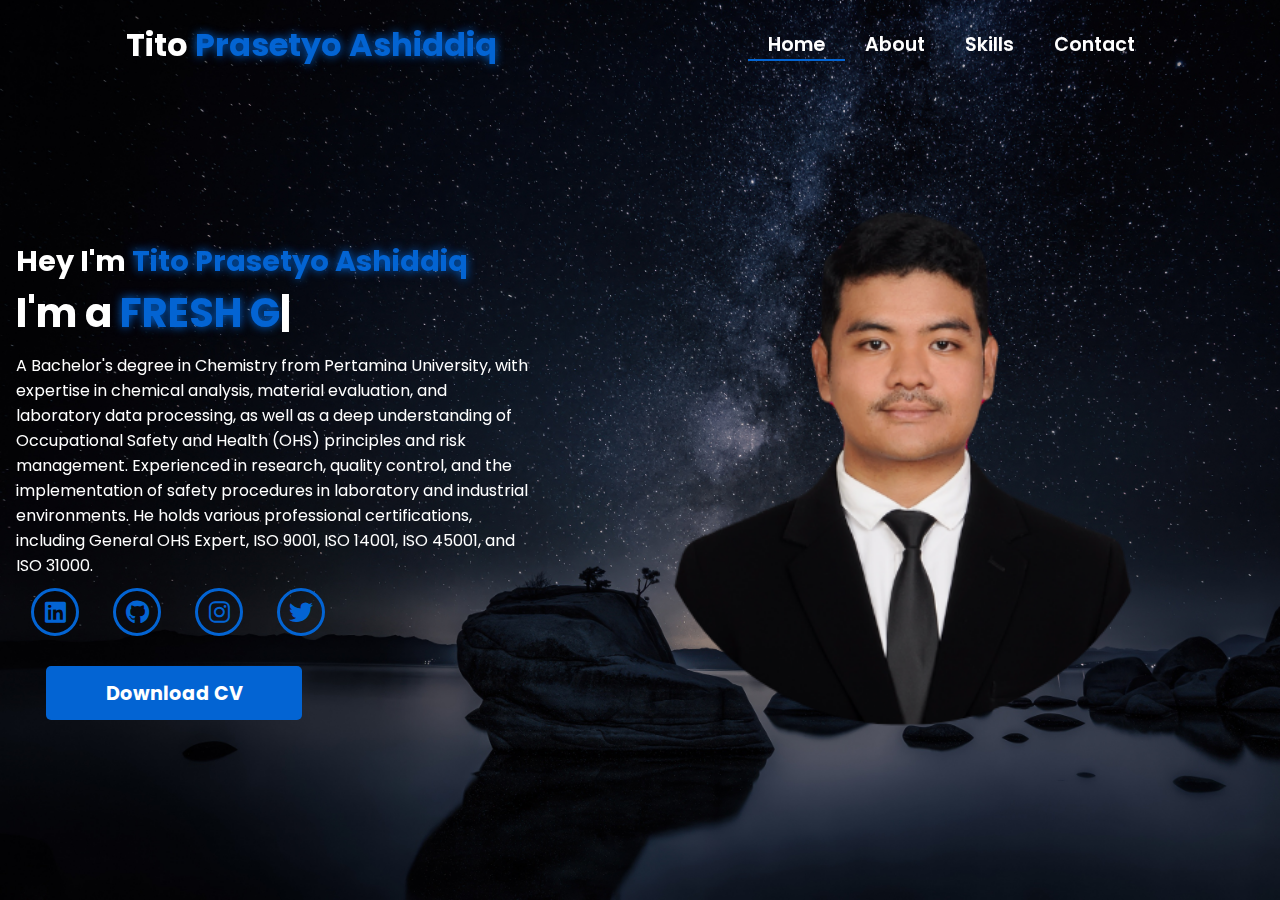
<file: index.html>
<!DOCTYPE html>
<html lang="en">

<head>

    <!-- Pengaturan karakter encoding untuk mendukung semua karakter Unicode -->
    <meta charset="UTF-8">

    <!-- Pengaturan viewport untuk responsivitas pada perangkat mobile -->
    <meta name="viewport" content="width=device-width, initial-scale=1.0">

    <!-- 
      Import Font Awesome untuk ikon sosial media dan navigasi
      Versi 6.5.1 dipilih untuk fitur dan ikon terbaru 
    -->
    <link rel="stylesheet" href="https://cdnjs.cloudflare.com/ajax/libs/font-awesome/6.5.1/css/all.min.css">

    <!-- 
      Import AOS (Animate On Scroll) library
      Digunakan untuk membuat animasi scroll yang menarik 
    -->
    <link rel="stylesheet" href="https://unpkg.com/aos@next/dist/aos.css" />

    <!-- Import file CSS custom untuk styling tambahan -->
    <link rel="stylesheet" href="css/style.css">
    <title>Portofolio Tito Prasetyo Ashiddiq</title>
</head>

<body>

    <!-- 
      Navigation Section
      - Menggunakan sistem grid untuk layout
      - Includes logo dan menu navigasi
      - Responsive dengan hamburger menu untuk mobile 
    -->
    <nav>
        <div class="nav-container">

            <!-- 
              Logo dengan animasi zoom-in
              data-aos-duration: 1500ms untuk animasi yang smooth 
            -->
            <div class="logo" data-aos="zoom-in" data-aos-duration="1500">
                Tito <span>Prasetyo Ashiddiq</span>
            </div>

            <!-- 
              Navigation Links
              - Menggunakan fade-up animation dengan delays bertingkat
              - Active class untuk halaman yang sedang aktif 
            -->
            <div class="links">
                <div class="link active" data-aos="fade-up" data-aos-duration="1500" data-aos-delay="100"><a
                        href="index.html">Home</a></div>
                <div class="link" data-aos="fade-up" data-aos-duration="1500" data-aos-delay="200"><a
                        href="about.html">About</a></div>
                <div class="link" data-aos="fade-up" data-aos-duration="1500" data-aos-delay="300"><a
                        href="skill.html">Skills</a></div>
                
                <div class="link" data-aos="fade-up" data-aos-duration="1500" data-aos-delay="500"><a
                        href="contact.html">Contact</a></div>
            </div>
        </div>

        <!-- 
          Hamburger Menu Icon
          - Muncul pada tampilan mobile
          - Menggunakan Font Awesome icon
          - onClick handler untuk membuka menu 
        -->
        <i class="fa-solid fa-bars hamburg" onclick="hamburg()"></i>

        <!-- 
          Dropdown Menu untuk Mobile
          - Berisi link navigasi yang sama
          - Muncul ketika hamburger menu diklik
          - Includes tombol close (x) 
        -->
        <div class="dropdown">
            <div class="links">
                <a href="index.html">Home</a>
                <a href="about.html">About</a>
                <a href="skill.html">Skills</a>
                
                <a href="contact.html">Contact</a>
                <i class="fa-solid fa-xmark cancel" onclick="cancel()"></i>
            </div>
        </div>
    </nav>

    <!-- 
      Main Content Section
      - Menggunakan grid untuk layout dua kolom
      - Includes teks intro dan gambar profil 
    -->
    <section>
        <div class="main-container">
            <!-- 
              Content Container
              - Berisi heading, typewriter effect, dan social links
              - Setiap elemen memiliki animasi AOS yang berbeda 
            -->
            <div class="content">
                <!-- Heading dengan fade-left animation -->
                <h1 data-aos="fade-left" data-aos-duration="1500" data-aos-delay="700">Hey I'm <span>Tito Prasetyo Ashiddiq</span>
                </h1>

                <!-- 
                  Typewriter Effect
                  - Menggunakan JavaScript untuk animasi ketik
                  - Fade-right animation untuk container 
                -->
                <div data-aos="fade-right" data-aos-duration="1500" data-aos-delay="900" class="typewriter">I'm a <span
                        class="typewriter-text"></span><label for="">|</label></div>

                <!-- Paragraf deskripsi dengan flip-down animation -->
                <p data-aos="flip-down" data-aos-duration="1500" data-aos-delay="1100">A Bachelor's degree in Chemistry from Pertamina University, with expertise in chemical analysis, material evaluation, and laboratory data processing, as well as a deep understanding of Occupational Safety and Health (OHS) principles and risk management.
                  Experienced in research, quality control, and the implementation of safety procedures in laboratory and industrial environments. He holds various professional certifications, including General OHS Expert, ISO 9001, ISO 14001, ISO 45001, and ISO 31000.</p>

                <!-- 
                  Social Media Links
                  - Menggunakan Font Awesome icons
                  - Fade-up animation dengan delays bertingkat 
                -->
                <div class="social-links">
                    <a href="https://www.linkedin.com/in/titoprasetyo002" data-aos="fade-up" data-aos-duration="1500" data-aos-delay="1300"><i
                            class="fa-brands fa-linkedin"></i></a>
                    <a href="https://github.com/titoprasetyo" data-aos="fade-up" data-aos-duration="1500" data-aos-delay="1400"><i
                            class="fa-brands fa-github"></i></a>
                    <a href="https://www.instagram.com/itto.prasetyo/profilecard/?igsh=bzlrbmkwbTA5bnhu" data-aos="fade-up" data-aos-duration="1500" data-aos-delay="1500"><i
                            class="fa-brands fa-instagram"></i></a>
                    <a href="#" data-aos="fade-up" data-aos-duration="1500" data-aos-delay="1600"><i
                            class="fa-brands fa-twitter"></i></a>
                </div>

                <!-- 
                  Download CV Button
                  - Zoom-out animation dengan delay terpanjang
                  - Styling didefinisikan di CSS 
                -->
                <div class="btn" data-aos="zoom-out" data-aos-duration="1500" data-aos-delay="1800">
                    <a href="https://drive.google.com/file/d/1OP-BQxkU5KE_MR2vJHER4C6CBI2dmcCC/view?usp=sharing"><button>Download CV</button></a>
                </div>
            </div>

            <!-- 
              Image Container
              - Menggunakan zoom-in animation
              - Durasi lebih panjang (3000ms) untuk efek dramatic 
            -->
            <div class="image" data-aos="zoom-in" data-aos-duration="3000">
                <img src="img/TITO.png" alt="">
            </div>
        </div>
    </section>

    <!-- 
      Script Imports
      - AOS library untuk animasi
      - Custom JavaScript untuk fungsionalitas tambahan 
    -->
    <script src="https://unpkg.com/aos@next/dist/aos.js"></script>
    <script>
        // Inisialisasi AOS dengan offset 0 untuk trigger tepat waktu
        AOS.init({ offset: 0, });
    </script>
    <script src="./js/script.js"></script>
</body>

</html>
</file>
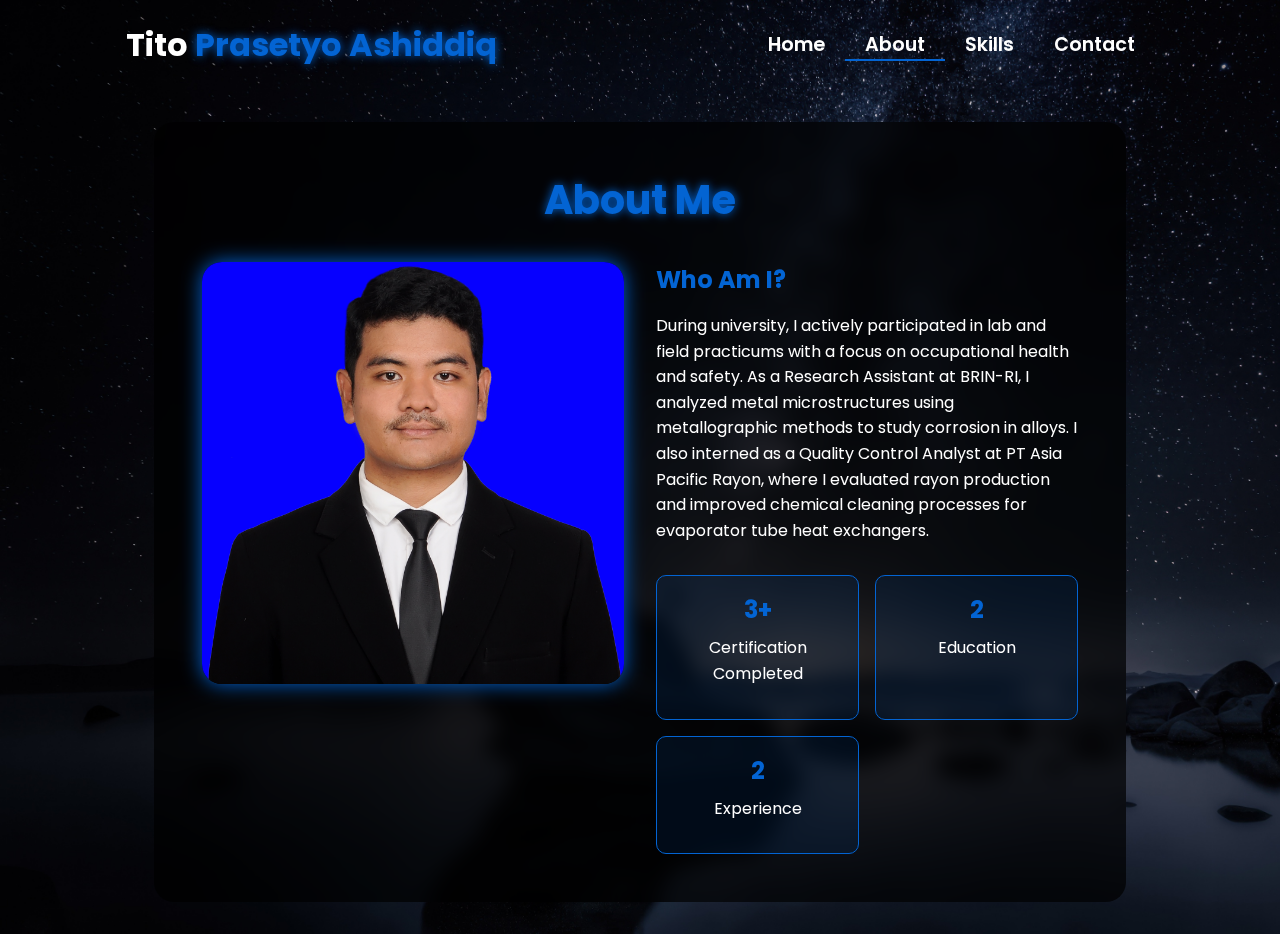
<file: about.html>
<!DOCTYPE html>
<html lang="en">

<head>
    <meta charset="UTF-8">
    <meta name="viewport" content="width=device-width, initial-scale=1.0">

    <!-- Link ke Font Awesome untuk ikon -->
    <link rel="stylesheet" href="https://cdnjs.cloudflare.com/ajax/libs/font-awesome/6.5.1/css/all.min.css">

    <!-- Link ke library animasi AOS -->
    <link rel="stylesheet" href="https://unpkg.com/aos@next/dist/aos.css" />

    <!-- CSS internal untuk styling halaman -->
    <style>
        /* 
          Import Google Font Poppins
          Font weight yang diimport: 100, 200, 300, 400, 500, 600 
        */
        @import url("https://fonts.googleapis.com/css2?family=Poppins:wght@100;200;300;400;500;600&display=swap");

        /* Reset CSS dan pengaturan default */
        * {
            padding: 0;
            margin: 0;
            font-family: "Poppins", sans-serif;
            box-sizing: border-box;
        }

        /* 
          Styling untuk body
          - Menggunakan background image
          - Cover seluruh viewport
          - Mencegah horizontal scroll
        */
        body {
            width: 100%;
            min-height: 100vh;
            background-image: url("./img/bonsai.jpg");
            background-size: cover;
            overflow-x: hidden;
            position: relative;
        }

        /* 
          Navbar styling
          - Fixed height 10vh
          - Posisi relative untuk positioning yang tepat
          - z-index tinggi agar selalu di atas konten lain
        */
        nav {
            width: 100%;
            height: 10vh;
            position: sticky;
            position: relative;
            /* Ubah dari sticky ke relative */
            z-index: 1000;
            /* Tambahkan z-index tinggi untuk nav */
        }

        /* Container untuk konten navbar */
        .nav-container {
            width: 100%;
            height: 100%;
            display: flex;
            justify-content: space-around;
            align-items: center;
        }

        /* 
          Logo styling
          - Warna putih dengan ukuran 2rem
          - Text shadow untuk efek glow pada span 
        */
        .logo {
            color: white;
            font-size: 2rem;
            font-weight: bold;
        }

        .logo span {
            color: rgb(3, 100, 211);
            text-shadow: 0 0 10px rgb(3, 100, 211);
        }

        /* 
          Hamburger dan Cancel button styling
          - Hanya muncul di mobile view
          - Posisi absolute di kanan atas
        */
        .hamburg,
        .cancel {
            cursor: pointer;
            position: absolute;
            right: 15px;
            top: 10px;
            color: white;
            display: none;
            font-size: clamp(2.5rem, 0.5rem + 5vw, 3rem);
        }

        /* 
          Navigation links container
          - Flex layout untuk alignment horizontal
        */
        .nav-container .links {
            display: flex;
        }

        /* 
          Individual navigation links
          - Spacing dan styling untuk tiap link
          - Hover effect dengan border bottom
        */
        .nav-container .links a {
            font-size: 1.2rem;
            color: white;
            margin: 0 20px;
            text-decoration: none;
            font-weight: 550;
            transition: 0.3s linear;
        }

        .nav-container .links a:hover {
            color: rgb(3, 100, 211);
            border-bottom: 2px solid rgb(3, 100, 211);
        }

        /* Styling untuk link aktif */
        .nav-container .links .active {
            color: rgb(3, 100, 211);
            border-bottom: 2px solid rgb(3, 100, 211);
        }

        /* 
          Dropdown menu untuk mobile view
          - Fixed positioning dengan transform untuk animasi
          - Backdrop filter untuk efek blur
        */
        .dropdown {
            z-index: 1000;
            position: fixed;
            top: 0;
            left: 0;
            right: 0;
            transform: translateY(-500px);
            width: 100%;
            height: auto;
            backdrop-filter: blur(4px) brightness(40%);
            box-shadow: 0 0 20px black;
            transition: 0.2s linear;
        }

        .dropdown .links a {
            display: flex;
            color: white;
            text-decoration: none;
            padding: 15px 0;
            justify-content: center;
            align-items: center;
            transition: 0.2s linear;
        }

        .dropdown .links a:hover {
            background-color: rgb(3, 100, 211);
        }

        /* About Section Styles */
        .about-container {
            width: 100%;
            min-height: 90vh;
            display: flex;
            justify-content: center;
            align-items: center;
            padding: 2rem;
            position: relative;
            z-index: 1;
        }

        .about-content {
            width: 80%;
            max-width: 1200px;
            background: rgba(0, 0, 0, 0.7);
            backdrop-filter: blur(10px);
            border-radius: 20px;
            padding: 3rem;
            color: white;
            /* box-shadow: 0 0 30px rgba(3, 100, 211, 0.3); */
        }

        .about-header {
            text-align: center;
            margin-bottom: 2rem;
        }

        .about-header h1 {
            font-size: 2.5rem;
            color: rgb(3, 100, 211);
            text-shadow: 0 0 10px rgb(3, 100, 211);
            margin-bottom: 1rem;
        }

        .about-grid {
            display: grid;
            grid-template-columns: 1fr 1fr;
            gap: 2rem;
        }

        .about-image {
            width: 100%;
            aspect-ratio: 1;
            border-radius: 20px;
            overflow: hidden;
            box-shadow: 0 0 20px rgb(3, 100, 211);
        }

        .about-image img {
            width: 100%;
            height: 132%;
            object-fit: cover;
        }

        .about-text h2 {
            color: rgb(3, 100, 211);
            margin-bottom: 1rem;
        }

        .about-text p {
            line-height: 1.6;
            margin-bottom: 1rem;
        }

        .stats {
            display: grid;
            grid-template-columns: repeat(2, 1fr);
            gap: 1rem;
            margin-top: 2rem;
        }

        .stat-item {
            background: rgba(3, 100, 211, 0.1);
            padding: 1rem;
            border-radius: 10px;
            text-align: center;
            border: 1px solid rgb(3, 100, 211);
            cursor: pointer;
        }

        .stat-item h3 {
            color: rgb(3, 100, 211);
            font-size: 1.5rem;
            margin-bottom: 0.5rem;
        }

        .content-grid {
            display: grid;
            grid-template-columns: repeat(auto-fit, minmax(280px, 1fr));
            gap: 2rem;
            padding: 2rem 0;
        }

        .content-card {
            background: rgba(3, 100, 211, 0.1);
            border-radius: 15px;
            overflow: hidden;
            transition: all 0.3s ease;
            cursor: pointer;
        }

        .content-card:hover {
            transform: translateY(-5px);
            box-shadow: 0 5px 15px rgba(3, 100, 211, 0.3);
        }

        .card-image {
            width: 100%;
            height: 200px;
            overflow: hidden;
        }

        .card-image img {
            width: 100%;
            height: 100%;
            object-fit: cover;
        }

        .card-info {
            padding: 1.5rem;
        }

        .card-info h3 {
            color: rgb(3, 100, 211);
            margin-bottom: 0.5rem;
        }

        .card-info p {
            font-size: 0.9rem;
            margin-bottom: 1rem;
        }

        .card-info .technologies {
            display: flex;
            flex-wrap: wrap;
            gap: 0.5rem;
            margin-top: 1rem;
        }

        .technology-tag {
            background: rgba(3, 100, 211, 0.2);
            padding: 0.3rem 0.8rem;
            border-radius: 15px;
            font-size: 0.8rem;
            color: rgb(3, 100, 211);
        }

        .back-button {
            display: inline-block;
            padding: 0.8rem 1.5rem;
            background: rgb(3, 100, 211);
            color: white;
            border-radius: 5px;
            text-decoration: none;
            margin-bottom: 2rem;
            transition: all 0.3s ease;
        }

        .back-button:hover {
            background: rgb(45, 165, 2);
            transform: translateY(-2px);
        }

        .award-icon {
            font-size: 2rem;
            color: rgb(3, 100, 211);
            margin-bottom: 1rem;
        }

        .client-testimonial {
            font-style: italic;
            margin-top: 1rem;
            padding: 1rem;
            background: rgba(3, 100, 211, 0.05);
            border-radius: 10px;
        }



        @media (max-width: 884px) {
            .about-grid {
                grid-template-columns: 1fr;
            }

            nav .logo {
                position: absolute;
                top: 16px;
                left: 15px;
                font-size: 1.5rem;
            }

            .nav-container .links {
                display: none;
            }

            .hamburg,
            .cancel {
                display: block;
            }
        }

        @media (max-width: 440px) {
            .about-container {
                padding: 1rem;
            }

            .about-content {
                width: 95%;
                /* Memperbesar width untuk layar kecil */
                padding: 1.5rem;
            }

            .about-header h1 {
                font-size: 1.8rem;
                /* Mengurangi ukuran judul */
            }

            .about-text h2 {
                font-size: 1.4rem;
                /* Mengurangi ukuran sub-judul */
            }

            .about-text p {
                font-size: 0.9rem;
                /* Mengurangi ukuran teks */
                line-height: 1.4;
            }

            .about-image {
                width: 100%;
                max-height: 250px;
                /* Membatasi tinggi gambar */
            }

            .stats {
                grid-template-columns: repeat(2, 1fr);
                /* Tetap 2 kolom tapi lebih kecil */
                gap: 0.8rem;
            }

            .stat-item {
                padding: 0.8rem;
            }

            .stat-item h3 {
                font-size: 1.2rem;
                /* Mengurangi ukuran angka statistik */
            }

            .stat-item p {
                font-size: 0.8rem;
                /* Mengurangi ukuran teks statistik */
            }

            /* Menyesuaikan padding untuk link statistik */
            .stat-item a {
                padding: 0.5rem;
                display: block;
            }
        }
    </style>
    <title>About - Portofolio Tito Prasetyo Ashiddiq</title>
</head>

<body>

    <!-- Navigasi -->
    <nav>
        <div class="nav-container">
            <div class="logo" data-aos="zoom-in" data-aos-duration="1500">
                Tito <span>Prasetyo Ashiddiq</span>
            </div>
            <div class="links">
                <div class="link" data-aos="fade-up" data-aos-duration="1500" data-aos-delay="100"><a
                        href="index.html">Home</a></div>
                <div class="link active" data-aos="fade-up" data-aos-duration="1500" data-aos-delay="200"><a
                        href="about.html">About</a></div>
                <div class="link" data-aos="fade-up" data-aos-duration="1500" data-aos-delay="300"><a
                        href="skill.html">Skills</a></div>
                
                <div class="link" data-aos="fade-up" data-aos-duration="1500" data-aos-delay="500"><a
                        href="contact.html">Contact</a></div>
            </div>
        </div>
        <i class="fa-solid fa-bars hamburg" onclick="hamburg()"></i>
        <div class="dropdown">
            <div class="links">
                <a href="index.html">Home</a>
                <a href="about.html">About</a>
                <a href="skill.html">Skills</a>
                
                <a href="contact.html">Contact</a>
                <i class="fa-solid fa-xmark cancel" onclick="cancel()"></i>
            </div>
        </div>
    </nav>

    <!-- Konten utama halaman About -->
    <div class="about-container">
        <div class="about-content" id="aboutContent">
            <!-- Bagian header -->
            <div class="about-header" data-aos="fade-down" data-aos-duration="1500">
                <h1>About Me</h1>
            </div>

            <!-- Grid untuk gambar dan teks deskripsi -->
            <div class="about-grid">
                <div class="about-image" data-aos="fade-right" data-aos-duration="1500">
                    <img src="img/DSC_0497 biru.jpg" alt="About Image">
                </div>
                <div class="about-text" data-aos="fade-left" data-aos-duration="1500">
                    <h2>Who Am I?</h2>
                    <p>During university, I actively participated in lab and field practicums with a focus on occupational health and safety. 
                        As a Research Assistant at BRIN-RI, I analyzed metal microstructures using metallographic methods to study corrosion in alloys. 
                        I also interned as a Quality Control Analyst at PT Asia Pacific Rayon, 
                        where I evaluated rayon production and improved chemical cleaning processes for evaporator tube heat exchangers.</p>
                    <p></p>

                    <div class="stats">
                        <div class="stat-item" data-aos="zoom-in" data-aos-duration="1500" data-aos-delay="200"
                            onclick="showCertification()">
                            <h3>3+</h3>
                            <p>Certification Completed</p>
                        </div>
                        <div class="stat-item" data-aos="zoom-in" data-aos-duration="1500" data-aos-delay="400"
                            onclick="showEducation()">
                            <h3>2</h3>
                            <p>Education</p>
                        </div>
                        <div class="stat-item" data-aos="zoom-in" data-aos-duration="1500" data-aos-delay="600"
                            onclick="showExperience()">
                            <h3>2</h3>
                            <p>Experience</p>
                        </div>
                    </div>
                </div>
            </div>
        </div>

        <!-- Link ke library animasi AOS -->
        <script src="https://unpkg.com/aos@next/dist/aos.js"></script>

        <!-- JavaScript untuk interaksi dan animasi halaman -->
        <script>

            // Inisialisasi library AOS
            AOS.init({ offset: 0 });

            // Fungsi untuk menampilkan menu hamburger
            function hamburg() {
                const navbar = document.querySelector(".dropdown")
                navbar.style.transform = "translateY(0px)"
            }

            // Fungsi untuk menyembunyikan menu hamburger
            function cancel() {
                const navbar = document.querySelector(".dropdown")
                navbar.style.transform = "translateY(-500px)"
            }

            // Fungsi untuk menampilkan daftar Project
            function showCertification() {
                const aboutContent = document.getElementById('aboutContent');
                aboutContent.innerHTML = `
                <a href="about.html" class="back-button" onclick="restoreInitialContent()">
                    <i class="fas fa-arrow-left"></i> Back
                </a>
                <div class="about-header" data-aos="fade-down" data-aos-duration="1500">
                    <h1>My Certification</h1>
                </div>
                <div class="content-grid">
                    ${generateProjectCards()}
                </div>
            `;
                AOS.refresh();
            }

            // Fungsi untuk menampilkan daftar Education
            function showEducation() {
                const aboutContent = document.getElementById('aboutContent');
                aboutContent.innerHTML = `
                <a href="about.html" class="back-button" onclick="restoreInitialContent()">
                    <i class="fas fa-arrow-left"></i> Back
                </a>
                <div class="about-header" data-aos="fade-down" data-aos-duration="1500">
                    <h1>My Education</h1>
                </div>
                <div class="content-grid">
                    ${generateEducationCards()}
                </div>
            `;
                AOS.refresh();
            }

            // Fungsi untuk menampilkan daftar Experience
            function showExperience() {
                const aboutContent = document.getElementById('aboutContent');
                aboutContent.innerHTML = `
                <a href="about.html" class="back-button" onclick="restoreInitialContent()">
                    <i class="fas fa-arrow-left"></i> Back
                </a>
                <div class="about-header" data-aos="fade-down" data-aos-duration="1500">
                    <h1>My Experience</h1>
                </div>
                <div class="content-grid">
                    ${generateExperienceCards()}
                </div>
            `;
                AOS.refresh();
            }

            // Fungsi untuk menampilkan daftar Awards
            function showAwards() {
                const aboutContent = document.getElementById('aboutContent');
                aboutContent.innerHTML = `
                <a href="about.html" class="back-button" onclick="restoreInitialContent()">
                    <i class="fas fa-arrow-left"></i> Back
                </a>
                <div class="about-header" data-aos="fade-down" data-aos-duration="1500">
                    <h1>Awards & Recognition</h1>
                </div>
                <div class="content-grid">
                    ${generateAwardCards()}
                </div>
            `;
                AOS.refresh();
            }

            // Fungsi pembantu untuk menghasilkan kartu project
            function generateProjectCards() {
                const Certification = [
                    {
                        title: "Oil & Gas OHS Supervisor Training",
                        image: "img/oil.jpg",
                        description: "Has attended oil and gas K3 supervisor training by PT Grow Mining Corp Indonesia",
                        technologies: ["OHS", "K3", "Oil & Gas"]
                    },
                    {
                        title: "QHSE Management System",
                        image: "img/hse.jpg",
                        description: "has been certified as a QHSE Management system issued by PT IDEA",
                        technologies: ["ISO 9001", "ISO 14001", "ISO 45001"]
                    },
                    {
                        title: "General Occupational Health and Safety",
                        image: "img/ak3.jpg",
                        description: "has been declared a competent general K3 expert by KEMNAKER",
                        technologies: ["Safety", "Health", "Environmental"]
                    }
                    // Add more Certification as needed
                ];

                return Certification.map(project => `
                <div class="content-card" data-aos="fade-up">
                    <div class="card-image">
                        <img src="${project.image}" alt="${project.title}">
                    </div>
                    <div class="card-info">
                        <h3>${project.title}</h3>
                        <p>${project.description}</p>
                        <div class="technologies">
                            ${project.technologies.map(tech => `
                                <span class="technology-tag">${tech}</span>
                            `).join('')}
                        </div>
                    </div>
                </div>
            `).join('');
            }

            // Fungsi pembantu untuk menghasilkan kartu Education
            function generateEducationCards() {
                const Education = [
                    {
                        title: "Pertamina University",
                        company: "Bachelor of Chemistry",
                        period: "2020 - 2024",
                        description: "Graduate of 2024 with a Bachelor's degree in Chemistry from Pertamina University."
                    },
                    {
                        title: "SMA N 6 PEKANBARU",
                        company: "Science",
                        period: "2018 - 2020",
                        description: "Graduated from SMA N 6 Pekanbaru with a focus in Natural Sciences."
                    }
                    // Add more Education as needed
                ];

                return Education.map(exp => `
                <div class="content-card" data-aos="fade-up">
                    <div class="card-info">
                        <h3>${exp.title}</h3>
                        <h4>${exp.company}</h4>
                        <p class="period">${exp.period}</p>
                        <p>${exp.description}</p>
                    </div>
                </div>
            `).join('');
            }

            // Fungsi pembantu untuk menghasilkan Experience
            function generateExperienceCards() {
                const Experience = [
                    {
                        name: "Badan Riset & Inovasi Nasional (BRIN)",
                        company: "Research Assistant",
                        image: "img/brin.jpg",
                        testimonial: "I observed and analyzed metal microstructures using metallographic methods to scientifically understand material characteristics, actively contributed to research by designing and evaluating experiments, and compiled professional reports to support ongoing research projects."
                    },
                    {
                        name: "PT Asia Pacific Rayon",
                        company: "Intern - Quality Control",
                        image: "img/aprya.jpg",
                        testimonial: "I conducted experimental studies to determine how variations in NaOH solution temperature affect chemical cleaning effectiveness. Through controlled tests, I identified the optimal temperature range and evaluated cleaning efficiency based on laboratory results, establishing a clear relationship between temperature and cleaning performance."
                    }
                    // Add more Experience as needed
                ];

                return Experience.map(client => `
                <div class="content-card" data-aos="fade-up">
                    <div class="card-image">
                        <img src="${client.image}" alt="${client.name}">
                    </div>
                    <div class="card-info">
                        <h3>${client.name}</h3>
                        <h4>${client.company}</h4>
                        <p class="client-testimonial">"${client.testimonial}"</p>
                    </div>
                </div>
            `).join('');
            }

            // Fungsi pembantu untuk menghasilkan kartu award
            function generateAwardCards() {
                const awards = [
                    {
                        title: "Best Web Design",
                        organization: "Design Awards 2023",
                        description: "Recognition for exceptional web design and user experience"
                    },
                    {
                        title: "Innovation Award",
                        organization: "Tech Summit 2022",
                        description: "Awarded for innovative use of emerging technologies"
                    }
                    // Add more awards as needed
                ];

                return awards.map(award => `
                <div class="content-card" data-aos="fade-up">
                    <div class="card-info">
                        <div class="award-icon">
                            <i class="fas fa-trophy"></i>
                        </div>
                        <h3>${award.title}</h3>
                        <h4>${award.organization}</h4>
                        <p>${award.description}</p>
                    </div>
                </div>
            `).join('');
            }

            // Fungsi untuk mengembalikan konten awal
            function restoreInitialContent() {
                const aboutContent = document.getElementById('aboutContent');
                aboutContent.innerHTML = `
                <div class="about-header" data-aos="fade-down" data-aos-duration="1500">
                    <h1>About Me</h1>
                </div>
                <div class="about-grid">
                    <div class="about-image" data-aos="fade-right" data-aos-duration="1500">
                        <img src="img/DSC_0497 biru.jpg" alt="About Image">
                    </div>
                    <div class="about-text" data-aos="fade-left" data-aos-duration="1500">
                        <h2>Who Am I?</h2>
                        <p>I'm a passionate developer and designer with a keen eye for detail and a drive for creating
                            innovative digital solutions. With expertise in web development, UI/UX design, and content
                            creation, I bring ideas to life through code and creativity.</p>
                        <p>My journey in technology began with a simple curiosity and has evolved into a professional
                            pursuit of excellence in digital craftsmanship.</p>

                        <div class="stats">
                            <div class="stat-item" data-aos="zoom-in" data-aos-duration="1500" data-aos-delay="200" onclick="showCertification()">
                                <h3>50+</h3>
                                <p>Certification Completed</p>
                            </div>
                            <div class="stat-item" data-aos="zoom-in" data-aos-duration="1500" data-aos-delay="400" onclick="showExperience()">
                                <h3>3+</h3>
                                <p>Years Experience</p>
                            </div>
                            <div class="stat-item" data-aos="zoom-in" data-aos-duration="1500" data-aos-delay="600" onclick="showExperience()">
                                <h3>20+</h3>
                                <p>Happy Experience</p>
                            </div>
                            <div class="stat-item" data-aos="zoom-in" data-aos-duration="1500" data-aos-delay="800" onclick="showAwards()">
                                <h3>15+</h3>
                                <p>Awards Won</p>
                            </div>
                        </div>
                    </div>
                </div>
            `;
                AOS.refresh();
            }

        </script>
</body>

</html>
</file>
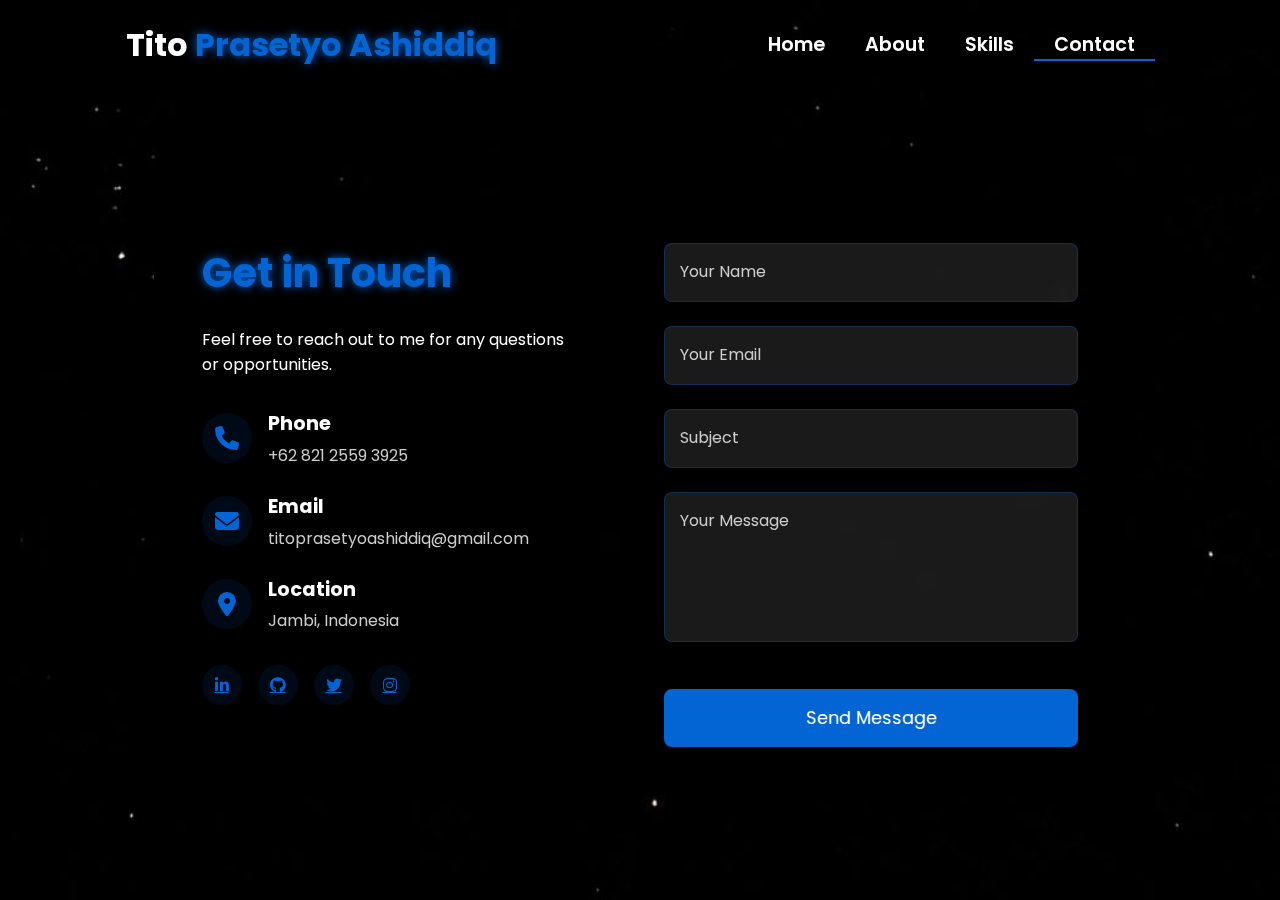
<file: contact.html>
<!DOCTYPE html>
<html lang="en">

<head>
    <meta charset="UTF-8">
    <meta name="viewport" content="width=device-width, initial-scale=1.0">
    <link rel="stylesheet" href="https://cdnjs.cloudflare.com/ajax/libs/font-awesome/6.5.1/css/all.min.css">
    <link rel="stylesheet" href="https://unpkg.com/aos@next/dist/aos.css" />
    <style>
        @import url("https://fonts.googleapis.com/css2?family=Poppins:wght@100;200;300;400;500;600&display=swap");

        * {
            padding: 0;
            margin: 0;
            font-family: "Poppins", sans-serif;
            box-sizing: border-box;
        }

        body {
            width: 100%;
            height: 100vh;
            background-image: url("./img/background.jpg");
            background-size: cover;
            overflow: auto;
            position: relative;
        }

        nav {
            width: 100%;
            height: 10vh;
            position: relative;
            z-index: 1000;
        }

        .nav-container {
            width: 100%;
            height: 100%;
            display: flex;
            justify-content: space-around;
            align-items: center;
        }

        .logo {
            color: white;
            font-size: 2rem;
            font-weight: bold;
        }

        .logo span {
            color: rgb(3, 100, 211);
            text-shadow: 0 0 10px rgb(3, 100, 211);
        }

        .hamburg,
        .cancel {
            cursor: pointer;
            position: absolute;
            right: 15px;
            top: 10px;
            color: white;
            display: none;
            font-size: clamp(2.5rem, 0.5rem + 5vw, 3rem);
        }

        .nav-container .links {
            display: flex;
        }

        .nav-container .links a {
            font-size: 1.2rem;
            color: white;
            margin: 0 20px;
            text-decoration: none;
            font-weight: 550;
            transition: 0.3s linear;
        }

        .nav-container .links a:hover {
            color: rgb(3, 100, 211);
            border-bottom: 2px solid rgb(3, 100, 211);
        }

        .nav-container .links .active {
            color: rgb(3, 100, 211);
            border-bottom: 2px solid rgb(3, 100, 211);
        }

        .dropdown {
            z-index: 1000;
            position: fixed;
            top: 0;
            left: 0;
            right: 0;
            transform: translateY(-500px);
            width: 100%;
            height: auto;
            backdrop-filter: blur(4px) brightness(40%);
            box-shadow: 0 0 20px black;
            transition: 0.2s linear;
        }

        .dropdown .links a {
            display: flex;
            color: white;
            text-decoration: none;
            padding: 15px 0;
            justify-content: center;
            align-items: center;
            transition: 0.2s linear;
        }

        .dropdown .links a:hover {
            background-color: rgb(3, 100, 211);
        }

        /* Contact Section Styles */
        .contact-container {
            width: 100%;
            min-height: 90vh;
            display: flex;
            justify-content: center;
            align-items: center;
            padding: 2rem;
        }

        .contact-content {
            width: 80%;
            max-width: 1200px;
            background: rgba(0, 0, 0, 0.7);
            backdrop-filter: blur(10px);
            border-radius: 20px;
            padding: 3rem;
            color: white;
            display: grid;
            grid-template-columns: 1fr 1fr;
            gap: 3rem;
        }

        .contact-info {
            padding-right: 2rem;
        }

        .contact-header h1 {
            font-size: 2.5rem;
            color: rgb(3, 100, 211);
            text-shadow: 0 0 10px rgb(3, 100, 211);
            margin-bottom: 1.5rem;
        }

        .contact-details {
            margin-top: 2rem;
        }

        .contact-item {
            display: flex;
            align-items: center;
            margin-bottom: 1.5rem;
        }

        .contact-icon {
            width: 50px;
            height: 50px;
            background: rgba(3, 100, 211, 0.1);
            border-radius: 50%;
            display: flex;
            justify-content: center;
            align-items: center;
            margin-right: 1rem;
        }

        .contact-icon i {
            font-size: 1.5rem;
            color: rgb(3, 100, 211);
        }

        .contact-text h3 {
            font-size: 1.2rem;
            margin-bottom: 0.3rem;
        }

        .contact-text p {
            color: #cccccc;
        }

        .contact-form form {
            display: flex;
            flex-direction: column;
            gap: 1.5rem;
        }

        .form-group {
            position: relative;
        }

        .form-group input,
        .form-group textarea {
            width: 100%;
            padding: 1rem;
            background: rgba(255, 255, 255, 0.1);
            border: 1px solid rgba(3, 100, 211, 0.3);
            border-radius: 8px;
            color: white;
            font-size: 1rem;
            transition: all 0.3s ease;
        }

        .form-group textarea {
            height: 150px;
            resize: none;
        }

        .form-group input:focus,
        .form-group textarea:focus {
            outline: none;
            border-color: rgb(3, 100, 211);
            box-shadow: 0 0 10px rgba(3, 100, 211, 0.3);
        }

        .form-group label {
            position: absolute;
            left: 1rem;
            top: 1rem;
            color: #cccccc;
            transition: all 0.3s ease;
            pointer-events: none;
        }

        .form-group input:focus~label,
        .form-group input:valid~label,
        .form-group textarea:focus~label,
        .form-group textarea:valid~label {
            top: -0.5rem;
            left: 0.8rem;
            font-size: 0.8rem;
            padding: 0 0.5rem;
            background: rgba(0, 0, 0, 0.7);
            color: rgb(3, 100, 211);
        }

        .submit-btn {
            padding: 1rem 2rem;
            background: rgb(3, 100, 211);
            border: none;
            border-radius: 8px;
            color: white;
            font-size: 1.1rem;
            cursor: pointer;
            transition: all 0.3s ease;
            margin-top: 1rem;
        }

        .submit-btn:hover {
            background: transparent;
            box-shadow: 0 0 20px rgba(3, 100, 211, 0.5);
            border: 2px solid rgb(3, 100, 211);
        }

        .social-links {
            margin-top: 2rem;
            display: flex;
            gap: 1rem;
        }

        .social-links a {
            width: 40px;
            height: 40px;
            background: rgba(3, 100, 211, 0.1);
            border-radius: 50%;
            display: flex;
            justify-content: center;
            align-items: center;
            color: rgb(3, 100, 211);
            transition: all 0.3s ease;
        }

        .social-links a:hover {
            background: rgb(3, 100, 211);
            color: white;
            transform: translateY(-5px);
            box-shadow: 0 0 15px rgba(3, 100, 211, 0.5);
        }

        @media (max-height: 800px) {
            body {
                height: auto;
                min-height: 100vh;
            }

            .contact-container {
                height: auto;
                min-height: 90vh;
            }
        }

        @media (max-width: 884px) {
            nav .logo {
                position: absolute;
                top: 16px;
                left: 15px;
                font-size: 1.5rem;
            }

            .nav-container .links {
                display: none;
            }

            .hamburg,
            .cancel {
                display: block;
            }

            .contact-content {
                grid-template-columns: 1fr;
                gap: 2rem;
            }

            .contact-info {
                padding-right: 0;
            }
        }

        @media (max-width: 640px) {
            .contact-container {
                padding: 1rem;
            }

            .contact-content {
                width: 95%;
                padding: 1.5rem;
            }

            .contact-header h1 {
                font-size: 2rem;
            }

            .contact-item {
                flex-direction: column;
                text-align: center;
            }

            .contact-icon {
                margin-right: 0;
                margin-bottom: 1rem;
            }
        }
    </style>
    <title>Contact - Portofolio Tito Prasetyo Ashiddiq</title>
</head>

<body>
    <nav>
        <div class="nav-container">
            <div class="logo" data-aos="zoom-in" data-aos-duration="1500">
                Tito <span>Prasetyo Ashiddiq</span>
            </div>
            <div class="links">
                <div class="link" data-aos="fade-up" data-aos-duration="1500" data-aos-delay="100"><a
                        href="index.html">Home</a></div>
                <div class="link" data-aos="fade-up" data-aos-duration="1500" data-aos-delay="200"><a
                        href="about.html">About</a></div>
                <div class="link" data-aos="fade-up" data-aos-duration="1500" data-aos-delay="300"><a
                        href="skill.html">Skills</a></div>
                <div class="link active" data-aos="fade-up" data-aos-duration="1500" data-aos-delay="500"><a
                        href="contact.html">Contact</a></div>
            </div>
        </div>
        <i class="fa-solid fa-bars hamburg" onclick="hamburg()"></i>
        <div class="dropdown">
            <div class="links">
                <a href="index.html">Home</a>
                <a href="about.html">About</a>
                <a href="skill.html">Skills</a>
                <a href="service.html">Service</a>
                <a href="contact.html">Contact</a>
                <i class="fa-solid fa-xmark cancel" onclick="cancel()"></i>
            </div>
        </div>
    </nav>

    <div class="contact-container">
        <div class="contact-content">
            <div class="contact-info">
                <div class="contact-header" data-aos="fade-right" data-aos-duration="1500">
                    <h1>Get in Touch</h1>
                    <p>Feel free to reach out to me for any questions or opportunities.</p>
                </div>

                <div class="contact-details">
                    <div class="contact-item" data-aos="fade-right" data-aos-duration="1500" data-aos-delay="200">
                        <div class="contact-icon">
                            <i class="fas fa-phone"></i>
                        </div>
                        <div class="contact-text">
                            <h3>Phone</h3>
                            <p>+62 821 2559 3925</p>
                        </div>
                    </div>

                    <div class="contact-item" data-aos="fade-right" data-aos-duration="1500" data-aos-delay="400">
                        <div class="contact-icon">
                            <i class="fas fa-envelope"></i>
                        </div>
                        <div class="contact-text">
                            <h3>Email</h3>
                            <p>titoprasetyoashiddiq@gmail.com</p>
                        </div>
                    </div>

                    <div class="contact-item" data-aos="fade-right" data-aos-duration="1500" data-aos-delay="600">
                        <div class="contact-icon">
                            <i class="fas fa-location-dot"></i>
                        </div>
                        <div class="contact-text">
                            <h3>Location</h3>
                            <p>Jambi, Indonesia</p>
                        </div>
                    </div>
                </div>

                <div class="social-links" data-aos="fade-up" data-aos-duration="1500" data-aos-delay="800">
                    <a href="https://www.linkedin.com/in/titoprasetyo002"><i class="fab fa-linkedin-in"></i></a>
                    <a href="https://github.com/titoprasetyo"><i class="fab fa-github"></i></a>
                    <a href="#"><i class="fab fa-twitter"></i></a>
                    <a href="https://www.instagram.com/itto.prasetyo/profilecard/?igsh=bzlrbmkwbTA5bnhu"><i class="fab fa-instagram"></i></a>
                </div>
            </div>

            <div class="contact-form" data-aos="fade-left" data-aos-duration="1500" data-aos-delay="200">
                <form action="https://formspree.io/f/mwppavbk" method="POST">
                    <div class="form-group">
                        <input type="text" id="name" name="name" required>
                        <label for="name">Your Name</label>
                    </div>

                    <div class="form-group">
                        <input type="email" id="email" name="email" required>
                        <label for="email">Your Email</label>
                    </div>

                    <div class="form-group">
                        <input type="text" id="subject" name="subject" required>
                        <label for="subject">Subject</label>
                    </div>

                    <div class="form-group">
                        <textarea id="message" name="message" required></textarea>
                        <label for="message">Your Message</label>
                    </div>
                    <button type="submit" class="submit-btn">Send Message</button>
                </form>
            </div>
        </div>
    </div>

    <script src="https://unpkg.com/aos@next/dist/aos.js"></script>
    <script>
        AOS.init({ offset: 0, });
    </script>
    <script src="./js/script.js"></script>
</body>

</html>
</file>
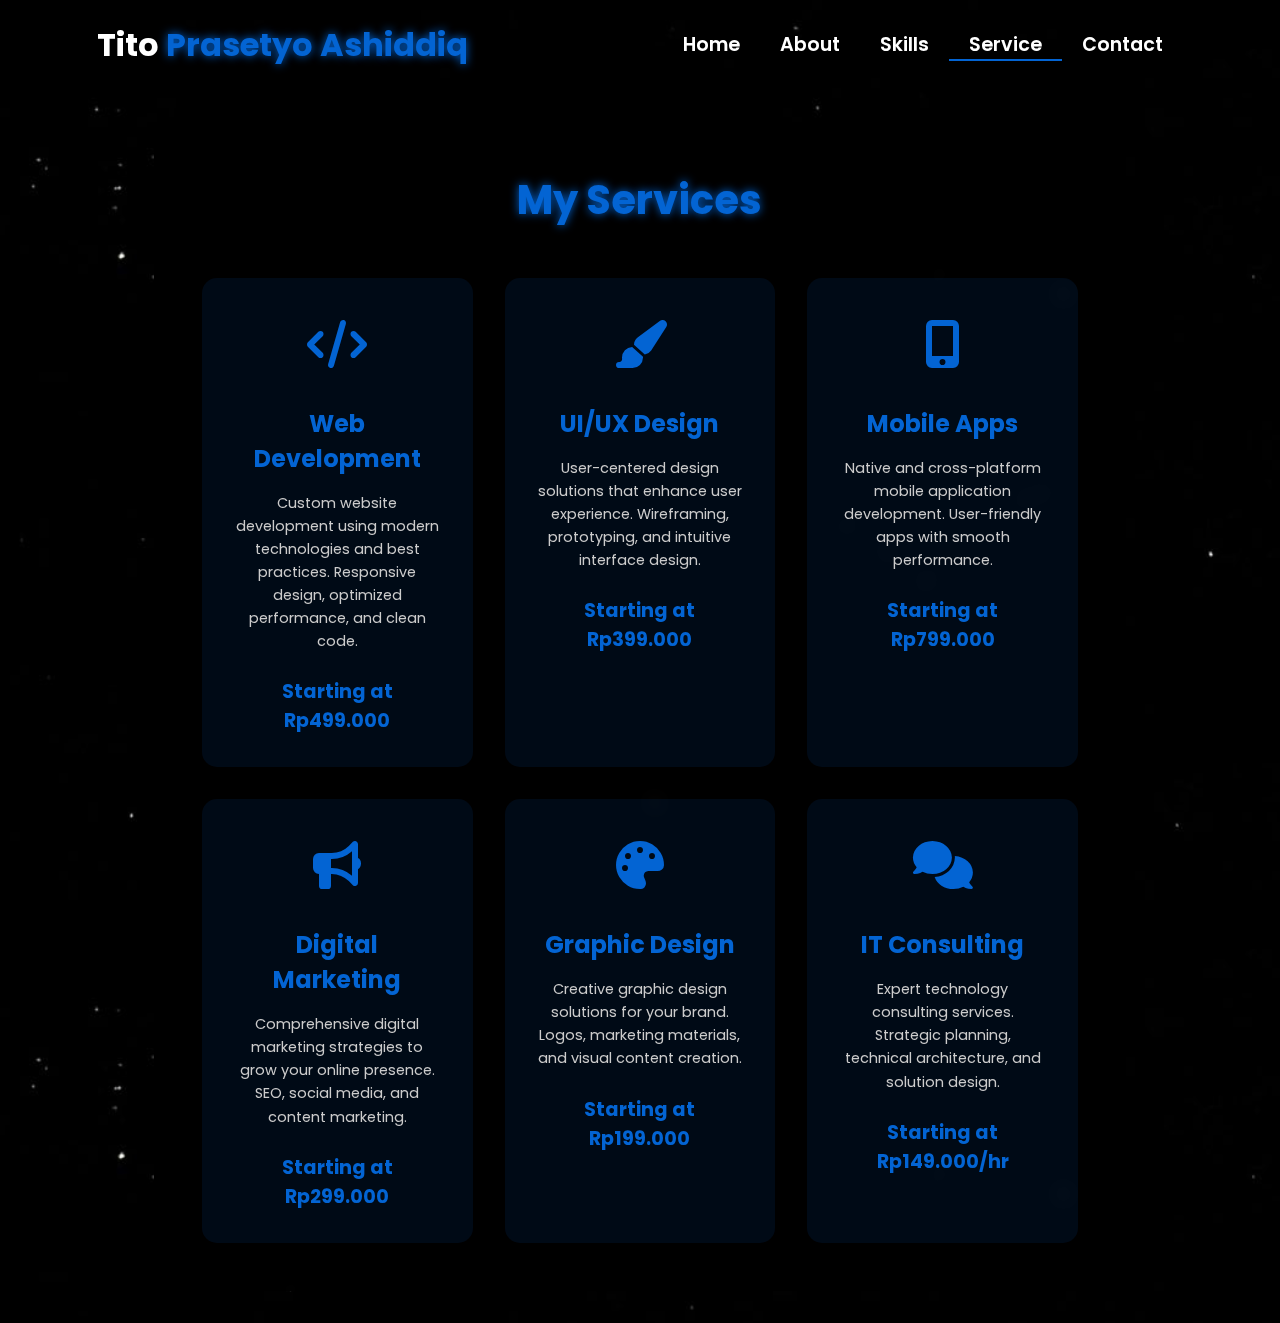
<file: service.html>
<!DOCTYPE html>
<html lang="en">
<head>
    <meta charset="UTF-8">
    <meta name="viewport" content="width=device-width, initial-scale=1.0">
    <link rel="stylesheet" href="https://cdnjs.cloudflare.com/ajax/libs/font-awesome/6.5.1/css/all.min.css">
    <link rel="stylesheet" href="https://unpkg.com/aos@next/dist/aos.css" />
    <style>
        @import url("https://fonts.googleapis.com/css2?family=Poppins:wght@100;200;300;400;500;600&display=swap");

        * {
            padding: 0;
            margin: 0;
            font-family: "Poppins", sans-serif;
            box-sizing: border-box;
        }

        body {
            width: 100%;
            height: 100vh;
            background-image: url("./img/background.jpg");
            background-size: cover;
            overflow: auto;
            position: relative;
        }

        nav {
            width: 100%;
            height: 10vh;
            position: relative;
            z-index: 1000;
        }

        .nav-container {
            width: 100%;
            height: 100%;
            display: flex;
            justify-content: space-around;
            align-items: center;
        }

        .logo {
            color: white;
            font-size: 2rem;
            font-weight: bold;
        }

        .logo span {
            color: rgb(3, 100, 211);
            text-shadow: 0 0 10px rgb(3, 100, 211);
        }

        .hamburg, .cancel {
            cursor: pointer;
            position: absolute;
            right: 15px;
            top: 10px;
            color: white;
            display: none;
            font-size: clamp(2.5rem, 0.5rem + 5vw, 3rem);
        }

        .nav-container .links {
            display: flex;
        }

        .nav-container .links a {
            font-size: 1.2rem;
            color: white;
            margin: 0 20px;
            text-decoration: none;
            font-weight: 550;
            transition: 0.3s linear;
        }

        .nav-container .links a:hover {
            color: rgb(3, 100, 211);
            border-bottom: 2px solid rgb(3, 100, 211);
        }

        .nav-container .links .active {
            color: rgb(3, 100, 211);
            border-bottom: 2px solid rgb(3, 100, 211);
        }

        .dropdown {
            z-index: 1000;
            position: fixed;
            top: 0;
            left: 0;
            right: 0;
            transform: translateY(-500px);
            width: 100%;
            height: auto;
            backdrop-filter: blur(4px) brightness(40%);
            box-shadow: 0 0 20px black;
            transition: 0.2s linear;
        }

        .dropdown .links a {
            display: flex;
            color: white;
            text-decoration: none;
            padding: 15px 0;
            justify-content: center;
            align-items: center;
            transition: 0.2s linear;
        }

        .dropdown .links a:hover {
            background-color: rgb(3, 100, 211);
        }

        /* Service Section Styles */
        .services-container {
            width: 100%;
            min-height: 90vh;
            display: flex;
            justify-content: center;
            align-items: center;
            padding: 2rem;
        }

        .services-content {
            width: 80%;
            max-width: 1200px;
            background: rgba(0, 0, 0, 0.7);
            backdrop-filter: blur(10px);
            border-radius: 20px;
            padding: 3rem;
            color: white;
        }

        .services-header {
            text-align: center;
            margin-bottom: 3rem;
        }

        .services-header h1 {
            font-size: 2.5rem;
            color: rgb(3, 100, 211);
            text-shadow: 0 0 10px rgb(3, 100, 211);
            margin-bottom: 1rem;
        }

        .services-grid {
            display: grid;
            grid-template-columns: repeat(3, 1fr);
            gap: 2rem;
        }

        .service-card {
            background: rgba(3, 100, 211, 0.1);
            border-radius: 15px;
            padding: 2rem;
            text-align: center;
            transition: all 0.3s ease;
            cursor: pointer;
        }

        .service-card:hover {
            transform: translateY(-10px);
            box-shadow: 0 0 20px rgba(3, 100, 211, 0.5);
        }

        .service-icon {
            font-size: 3rem;
            color: rgb(3, 100, 211);
            margin-bottom: 1.5rem;
        }

        .service-title {
            font-size: 1.5rem;
            color: rgb(3, 100, 211);
            margin-bottom: 1rem;
        }

        .service-description {
            font-size: 0.9rem;
            line-height: 1.6;
            color: #cccccc;
        }

        .service-price {
            margin-top: 1.5rem;
            font-size: 1.2rem;
            color: rgb(3, 100, 211);
            font-weight: bold;
        }

        @media (max-height: 800px) {
            body {
                height: auto;
                min-height: 100vh;
            }
            
            .services-container {
                height: auto;
                min-height: 90vh;
            }
        }

        @media (max-width: 884px) {
            .services-grid {
                grid-template-columns: repeat(2, 1fr);
            }
            
            nav .logo {
                position: absolute;
                top: 16px;
                left: 15px;
                font-size: 1.5rem;
            }

            .nav-container .links {
                display: none;
            }

            .hamburg, .cancel {
                display: block;
            }
        }

        @media (max-width: 640px) {
            .services-container {
                padding: 1rem;
            }

            .services-content {
                width: 95%;
                padding: 1.5rem;
            }

            .services-grid {
                grid-template-columns: 1fr;
            }

            .services-header h1 {
                font-size: 2rem;
            }

            .service-card {
                padding: 1.5rem;
            }
        }
    </style>
    <title>Services - Portofolio Tito Prasetyo Ashiddiq</title>
</head>
<body>
    <nav>
        <div class="nav-container">
            <div class="logo" data-aos="zoom-in" data-aos-duration="1500">
                Tito <span>Prasetyo Ashiddiq</span>
            </div>
            <div class="links">
                <div class="link" data-aos="fade-up" data-aos-duration="1500" data-aos-delay="100"><a href="index.html">Home</a></div>
                <div class="link" data-aos="fade-up" data-aos-duration="1500" data-aos-delay="200"><a href="about.html">About</a></div>
                <div class="link" data-aos="fade-up" data-aos-duration="1500" data-aos-delay="300"><a href="skill.html">Skills</a></div>
                <div class="link active" data-aos="fade-up" data-aos-duration="1500" data-aos-delay="400"><a href="service.html">Service</a></div>
                <div class="link" data-aos="fade-up" data-aos-duration="1500" data-aos-delay="500"><a href="contact.html">Contact</a></div>
            </div>
        </div>
        <i class="fa-solid fa-bars hamburg" onclick="hamburg()"></i>
        <div class="dropdown">
            <div class="links">
                <a href="index.html">Home</a>
                <a href="about.html">About</a>
                <a href="skill.html">Skills</a>
                <a href="service.html">Service</a>
                <a href="contact.html">Contact</a>
                <i class="fa-solid fa-xmark cancel" onclick="cancel()"></i>
            </div>
        </div>
    </nav>

    <div class="services-container">
        <div class="services-content">
            <div class="services-header" data-aos="fade-down" data-aos-duration="1500">
                <h1>My Services</h1>
            </div>
            <div class="services-grid">
                <!-- Web Development -->
                <div class="service-card" data-aos="fade-up" data-aos-duration="1500" data-aos-delay="100">
                    <div class="service-icon">
                        <i class="fas fa-code"></i>
                    </div>
                    <h3 class="service-title">Web Development</h3>
                    <p class="service-description">Custom website development using modern technologies and best practices. Responsive design, optimized performance, and clean code.</p>
                    <div class="service-price">Starting at Rp499.000</div>
                </div>

                <!-- UI/UX Design -->
                <div class="service-card" data-aos="fade-up" data-aos-duration="1500" data-aos-delay="300">
                    <div class="service-icon">
                        <i class="fas fa-paint-brush"></i>
                    </div>
                    <h3 class="service-title">UI/UX Design</h3>
                    <p class="service-description">User-centered design solutions that enhance user experience. Wireframing, prototyping, and intuitive interface design.</p>
                    <div class="service-price">Starting at Rp399.000</div>
                </div>

                <!-- Mobile App Development -->
                <div class="service-card" data-aos="fade-up" data-aos-duration="1500" data-aos-delay="500">
                    <div class="service-icon">
                        <i class="fas fa-mobile-alt"></i>
                    </div>
                    <h3 class="service-title">Mobile Apps</h3>
                    <p class="service-description">Native and cross-platform mobile application development. User-friendly apps with smooth performance.</p>
                    <div class="service-price">Starting at Rp799.000</div>
                </div>

                <!-- Digital Marketing -->
                <div class="service-card" data-aos="fade-up" data-aos-duration="1500" data-aos-delay="700">
                    <div class="service-icon">
                        <i class="fas fa-bullhorn"></i>
                    </div>
                    <h3 class="service-title">Digital Marketing</h3>
                    <p class="service-description">Comprehensive digital marketing strategies to grow your online presence. SEO, social media, and content marketing.</p>
                    <div class="service-price">Starting at Rp299.000</div>
                </div>

                <!-- Graphic Design -->
                <div class="service-card" data-aos="fade-up" data-aos-duration="1500" data-aos-delay="900">
                    <div class="service-icon">
                        <i class="fas fa-palette"></i>
                    </div>
                    <h3 class="service-title">Graphic Design</h3>
                    <p class="service-description">Creative graphic design solutions for your brand. Logos, marketing materials, and visual content creation.</p>
                    <div class="service-price">Starting at Rp199.000</div>
                </div>

                <!-- Consulting -->
                <div class="service-card" data-aos="fade-up" data-aos-duration="1500" data-aos-delay="1100">
                    <div class="service-icon">
                        <i class="fas fa-comments"></i>
                    </div>
                    <h3 class="service-title">IT Consulting</h3>
                    <p class="service-description">Expert technology consulting services. Strategic planning, technical architecture, and solution design.</p>
                    <div class="service-price">Starting at Rp149.000/hr</div>
                </div>
            </div>
        </div>
    </div>

    <script src="https://unpkg.com/aos@next/dist/aos.js"></script>
    <script>
        AOS.init({offset: 0});
        
        function hamburg() {
            const navbar = document.querySelector(".dropdown")
            navbar.style.transform = "translateY(0px)"
        }
        
        function cancel() {
            const navbar = document.querySelector(".dropdown")
            navbar.style.transform = "translateY(-500px)"
        }
    </script>
</body>
</html>
</file>
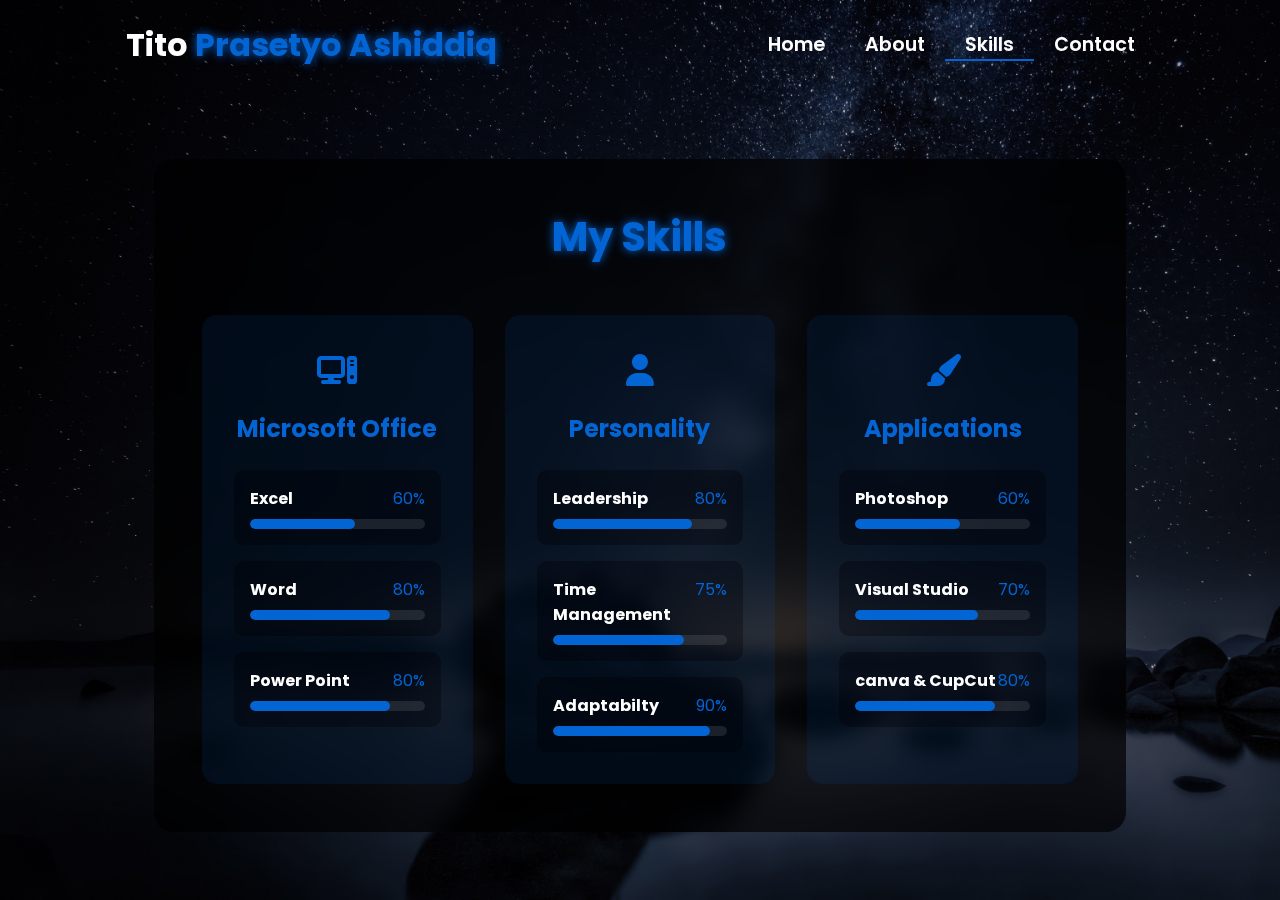
<file: skill.html>
<!DOCTYPE html>
<html lang="en">
<head>
    <meta charset="UTF-8">
    <meta name="viewport" content="width=device-width, initial-scale=1.0">
    <link rel="stylesheet" href="https://cdnjs.cloudflare.com/ajax/libs/font-awesome/6.5.1/css/all.min.css">
    <link rel="stylesheet" href="https://unpkg.com/aos@next/dist/aos.css" />
    <style>
        @import url("https://fonts.googleapis.com/css2?family=Poppins:wght@100;200;300;400;500;600&display=swap");

        * {
            padding: 0;
            margin: 0;
            font-family: "Poppins", sans-serif;
            box-sizing: border-box;
        }

        body {
            width: 100%;
            min-height: 100vh;
            background-image: url("./img/bonsai.jpg");
            background-size: cover;
            overflow-x: hidden;
            position: relative;
        }

        nav {
            width: 100%;
            height: 10vh;
            position: relative;
            z-index: 1000;
        }

        .nav-container {
            width: 100%;
            height: 100%;
            display: flex;
            justify-content: space-around;
            align-items: center;
        }

        .logo {
            color: white;
            font-size: 2rem;
            font-weight: bold;
        }

        .logo span {
            color: rgb(3, 100, 211);
            text-shadow: 0 0 10px rgb(3, 100, 211);
        }

        .hamburg, .cancel {
            cursor: pointer;
            position: absolute;
            right: 15px;
            top: 10px;
            color: white;
            display: none;
            font-size: clamp(2.5rem, 0.5rem + 5vw, 3rem);
        }

        .nav-container .links {
            display: flex;
        }

        .nav-container .links a {
            font-size: 1.2rem;
            color: white;
            margin: 0 20px;
            text-decoration: none;
            font-weight: 550;
            transition: 0.3s linear;
        }

        .nav-container .links a:hover {
            color: rgb(3, 100, 211);
            border-bottom: 2px solid rgb(3, 100, 211);
        }

        .nav-container .links .active {
            color: rgb(3, 100, 211);
            border-bottom: 2px solid rgb(3, 100, 211);
        }

        .dropdown {
            z-index: 1000;
            position: fixed;
            top: 0;
            left: 0;
            right: 0;
            transform: translateY(-500px);
            width: 100%;
            height: auto;
            backdrop-filter: blur(4px) brightness(40%);
            box-shadow: 0 0 20px black;
            transition: 0.2s linear;
        }

        .dropdown .links a {
            display: flex;
            color: white;
            text-decoration: none;
            padding: 15px 0;
            justify-content: center;
            align-items: center;
            transition: 0.2s linear;
        }

        .dropdown .links a:hover {
            background-color: rgb(3, 100, 211);
        }

        /* Skills Section Styles */
        .skills-container {
            width: 100%;
            min-height: 90vh;
            display: flex;
            justify-content: center;
            align-items: center;
            padding: 2rem;
            position: relative;
            z-index: 1;
        }

        .skills-content {
            width: 80%;
            max-width: 1200px;
            background: rgba(0, 0, 0, 0.7);
            backdrop-filter: blur(10px);
            border-radius: 20px;
            padding: 3rem;
            color: white;
            /* box-shadow: 0 0 30px rgba(3, 100, 211, 0.3); */
        }

        .skills-header {
            text-align: center;
            margin-bottom: 3rem;
        }

        .skills-header h1 {
            font-size: 2.5rem;
            color: rgb(3, 100, 211);
            text-shadow: 0 0 10px rgb(3, 100, 211);
            margin-bottom: 1rem;
        }

        .skills-grid {
            display: grid;
            grid-template-columns: repeat(3, 1fr);
            gap: 2rem;
        }

        .skill-category {
            background: rgba(3, 100, 211, 0.1);
            border-radius: 15px;
            padding: 2rem;
            transition: 0.3s ease;
        }

        .skill-category:hover {
            transform: translateY(-10px);
            box-shadow: 0 0 20px rgba(3, 100, 211, 0.5);
        }

        .skill-category h2 {
            color: rgb(3, 100, 211);
            font-size: 1.5rem;
            margin-bottom: 1.5rem;
            text-align: center;
        }

        .skill-list {
            display: flex;
            flex-direction: column;
            gap: 1rem;
        }

        .skill-item {
            background: rgba(0, 0, 0, 0.3);
            border-radius: 10px;
            padding: 1rem;
        }

        .skill-info {
            display: flex;
            justify-content: space-between;
            margin-bottom: 0.5rem;
        }

        .skill-info h3 {
            font-size: 1rem;
            color: white;
        }

        .skill-info span {
            color: rgb(3, 100, 211);
        }

        .progress-bar {
            width: 100%;
            height: 10px;
            background: rgba(255, 255, 255, 0.1);
            border-radius: 5px;
            overflow: hidden;
        }

        .progress {
            height: 100%;
            background: rgb(3, 100, 211);
            border-radius: 5px;
            transition: width 1.5s ease-in-out;
        }

        .skill-icon {
            font-size: 2rem;
            color: rgb(3, 100, 211);
            margin-bottom: 1rem;
            text-align: center;
        }

        @media (max-width: 884px) {
            .skills-grid {
                grid-template-columns: repeat(2, 1fr);
            }
            
            nav .logo {
                position: absolute;
                top: 16px;
                left: 15px;
                font-size: 1.5rem;
                /* z-index: 1001; */
            }

            .nav-container .links {
                display: none;
            }

            .hamburg, .cancel {
                display: block;
                /* z-index: 1001; */
            }
        }

        @media (max-width: 440px) {
            .skills-container {
                padding: 1rem;
            }

            .skills-content {
                width: 95%;
                padding: 1.5rem;
            }

            .skills-grid {
                grid-template-columns: 1fr;
            }

            .skills-header h1 {
                font-size: 1.8rem;
            }

            .skill-category {
                padding: 1.5rem;
            }

            .skill-category h2 {
                font-size: 1.3rem;
            }

            .skill-icon {
                font-size: 1.5rem;
            }
        }
    </style>
    <title>Skills - Portofolio Tito Prasetyo Ashiddiq</title>
</head>
<body>
    <nav>
        <div class="nav-container">
            <div class="logo" data-aos="zoom-in" data-aos-duration="1500">
                Tito <span>Prasetyo Ashiddiq</span>
            </div>
            <div class="links">
                <div class="link" data-aos="fade-up" data-aos-duration="1500" data-aos-delay="100"><a href="index.html">Home</a></div>
                <div class="link" data-aos="fade-up" data-aos-duration="1500" data-aos-delay="200"><a href="about.html">About</a></div>
                <div class="link active" data-aos="fade-up" data-aos-duration="1500" data-aos-delay="300"><a href="skill.html">Skills</a></div>
                
                <div class="link" data-aos="fade-up" data-aos-duration="1500" data-aos-delay="500"><a href="contact.html">Contact</a></div>
            </div>
        </div>
        <i class="fa-solid fa-bars hamburg" onclick="hamburg()"></i>
        <div class="dropdown">
            <div class="links">
                <a href="index.html">Home</a>
                <a href="about.html">About</a>
                <a href="skill.html">Skills</a>
                <a href="contact.html">Contact</a>
                <i class="fa-solid fa-xmark cancel" onclick="cancel()"></i>
            </div>
        </div>
    </nav>

    <div class="skills-container">
        <div class="skills-content">
            <div class="skills-header" data-aos="fade-down" data-aos-duration="1500">
                <h1>My Skills</h1>
            </div>
            <div class="skills-grid">
                <!-- Frontend Development -->
                <div class="skill-category" data-aos="fade-up" data-aos-duration="1500" data-aos-delay="100">
                    <div class="skill-icon">
                        <i class="fa fa-computer"></i>
                    </div>
                    <h2>Microsoft Office</h2>
                    <div class="skill-list">
                        <div class="skill-item">
                            <div class="skill-info">
                                <h3>Excel</h3>
                                <span>60%</span>
                            </div>
                            <div class="progress-bar">
                                <div class="progress" style="width: 60%"></div>
                            </div>
                        </div>
                        <div class="skill-item">
                            <div class="skill-info">
                                <h3>Word</h3>
                                <span>80%</span>
                            </div>
                            <div class="progress-bar">
                                <div class="progress" style="width: 80%"></div>
                            </div>
                        </div>
                        <div class="skill-item">
                            <div class="skill-info">
                                <h3>Power Point</h3>
                                <span>80%</span>
                            </div>
                            <div class="progress-bar">
                                <div class="progress" style="width: 80%"></div>
                            </div>
                        </div>
                    </div>
                </div>

                <!-- Backend Development -->
                <div class="skill-category" data-aos="fade-up" data-aos-duration="1500" data-aos-delay="300">
                    <div class="skill-icon">
                        <i class="fas fa-user"></i>
                    </div>
                    <h2>Personality</h2>
                    <div class="skill-list">
                        <div class="skill-item">
                            <div class="skill-info">
                                <h3>Leadership</h3>
                                <span>80%</span>
                            </div>
                            <div class="progress-bar">
                                <div class="progress" style="width: 80%"></div>
                            </div>
                        </div>
                        <div class="skill-item">
                            <div class="skill-info">
                                <h3>Time Management</h3>
                                <span>75%</span>
                            </div>
                            <div class="progress-bar">
                                <div class="progress" style="width: 75%"></div>
                            </div>
                        </div>
                        <div class="skill-item">
                            <div class="skill-info">
                                <h3>Adaptabilty</h3>
                                <span>90%</span>
                            </div>
                            <div class="progress-bar">
                                <div class="progress" style="width: 90%"></div>
                            </div>
                        </div>
                    </div>
                </div>

                <!-- Design Tools -->
                <div class="skill-category" data-aos="fade-up" data-aos-duration="1500" data-aos-delay="500">
                    <div class="skill-icon">
                        <i class="fas fa-paint-brush"></i>
                    </div>
                    <h2>Applications</h2>
                    <div class="skill-list">
                        <div class="skill-item">
                            <div class="skill-info">
                                <h3>Photoshop</h3>
                                <span>60%</span>
                            </div>
                            <div class="progress-bar">
                                <div class="progress" style="width: 60%"></div>
                            </div>
                        </div>
                        <div class="skill-item">
                            <div class="skill-info">
                                <h3>Visual Studio</h3>
                                <span>70%</span>
                            </div>
                            <div class="progress-bar">
                                <div class="progress" style="width: 70%"></div>
                            </div>
                        </div>
                        <div class="skill-item">
                            <div class="skill-info">
                                <h3>canva & CupCut</h3>
                                <span>80%</span>
                            </div>
                            <div class="progress-bar">
                                <div class="progress" style="width: 80%"></div>
                            </div>
                        </div>
                    </div>
                </div>
            </div>
        </div>
    </div>

    <script src="https://unpkg.com/aos@next/dist/aos.js"></script>
    <script>
        AOS.init({offset: 0});
        
        function hamburg() {
            const navbar = document.querySelector(".dropdown")
            navbar.style.transform = "translateY(0px)"
        }
        
        function cancel() {
            const navbar = document.querySelector(".dropdown")
            navbar.style.transform = "translateY(-500px)"
        }
    </script>
</body>
</html>
</file>
<file: css/style.css>
@import url("https://fonts.googleapis.com/css2?family=Poppins:wght@100;200;300;400;500;600&display=swap");

* {
  padding: 0;
  margin: 0;
  font-family: "Poppins", sans-serif;
  box-sizing: border-box;
}

body {
  width: 100%;
  height: 100vh;
  background-image: url("../img/bonsai.jpg");
  background-size: cover;
  overflow: hidden;
  position: relative;
}

nav {
  width: 100%;
  height: 10vh;
  position: sticky;
}

.nav-container {
  width: 100%;
  height: 100%;
  display: flex;
  justify-content: space-around;
  align-items: center;
}

/* Subscrbe YouTube Tamzidan Mahdiyin */

.logo {
  color: white;
  font-size: 2rem;
  font-weight: bold;
}

.logo span {
  color: rgb(3, 100, 211);
  text-shadow: 0 0 10px rgb(3, 100, 211);
}

.hamburg,
.cancel {
  cursor: pointer;
  position: absolute;
  right: 15px;
  top: 10px;
  color: white;
  display: none;
  font-size: clamp(2.5rem, 0.5rem + 5vw, 3rem);
}

.nav-container .links {
  display: flex;
}

.nav-container .links a {
  font-size: 1.2rem;
  color: white;
  margin: 0 20px;
  text-decoration: none;
  font-weight: 550;
  transition: 0.3s linear;
}

.nav-container .links a:hover {
  color: rgb(3, 100, 211);
  border-bottom: 2px solid rgb(3, 100, 211);
}

.nav-container .links .active {
  color: rgb(3, 100, 211);
  border-bottom: 2px solid rgb(3, 100, 211);
}

.dropdown {
  z-index: 100;
  position: absolute;
  top: 0;
  transform: translateY(-500px);
  width: 100%;
  height: auto;
  backdrop-filter: blur(4px) brightness(40%);
  box-shadow: 0 0 20px black;
  transition: 0.2s linear;
}

.dropdown .links a {
  display: flex;
  color: white;
  text-decoration: none;
  padding: 15px 0;
  justify-content: center;
  align-items: center;
  transition: 0.2s linear;
}

.dropdown .links a:hover {
  background-color: rgb(3, 100, 211);
}

section {
  width: 100%;
  height: 90vh;
}

.main-container {
  width: 100%;
  height: 100%;
  display: flex;
  justify-content: space-evenly;
  align-items: center;
}

.main-container .content {
  color: white;
  width: 40%;
  min-height: 100px;
}


.content h1 {
  font-size: clamp(1rem, 1rem + 5vw, 1.8rem);
}

.content h1 span {
  font-weight: 700;
  text-shadow: 0 0 10px rgb(3, 100, 211);
  color: rgb(3, 100, 211);
}

.content .typewriter {
  font-size: clamp(1rem, 1rem + 5vw, 2.5rem);
  font-weight: 700;
}

.typewriter span {
  color: rgb(3, 100, 211);
  text-shadow: 0 0 10px rgb(3, 100, 211);
}

.content p {
  font-size: clamp(0, 4rem, 0.2rem + 9vw, 1rem);
  margin: 10px 0;
}

.social-links i {
  display: inline-flex;
  justify-content: center;
  align-items: center;
  width: 3rem;
  height: 3rem;
  background-color: transparent;
  border: 0.2rem solid rgb(3, 100, 211);
  border-radius: 50%;
  color: rgb(3, 100, 211);
  margin: 0 15px;
  font-size: 1.5rem;
  transition: 0.2s linear;
}

.social-links i:hover {
  scale: 1.3;
  filter: drop-shadow(0 0 10px rgb(3, 100, 211));
  color: black;
  background-color: rgb(3, 100, 211);
  -webkit-filter: drop-shadow(0 0 10px rgb(3, 100, 211));
}

.content button {
  width: 50%;
  height: 6vh;
  margin: 30px;
  background-color: rgb(3, 100, 211);
  color: white;
  border: none;
  outline: none;
  font-size: 120%;
  font-weight: 700;
  border-radius: 5px;
  transition: 0.2s linear;
}

.content button:hover {
  scale: 1.1;
  color: rgb(3, 100, 211);
  border: 2px solid rgb(3, 100, 211);
  background-color: transparent;
  font-weight: 700;
  box-shadow: 0 0 40px 5px rgb(3, 100, 211);
}

.main-container .image {
  width: 80vh;
  height: 80vh;
  border-radius: 1000%;
  overflow: hidden;
  box-shadow: 0 20 50px rgb(3, 100, 211);
}

.main-container .image img {
  width: 100%;
  height: 100%;
}

.main-container .image:hover {
  animation: animate 1.5s ease-in-out infinite;
  -webkit-animation: animate 1.5s ease-in-out infinite;
}

@keyframes animate {
  0% {
    scale: 1;
  }
  50% {
    scale: 1.05;
  }
  100% {
    scale: 1;
  }
}

@media (max-width: 884px) {
  nav .logo {
    position: absolute;
    top: 16px;
    left: 15px;
    font-size: 1.5rem;
  }

  .main-container {
    display: flex;
    flex-direction: column-reverse;
  }

  .nav-container .links {
    display: none;
  }

  .hamburg,
  .cancel {
    display: block;
  }

  .main-container .content {
    width: 80%;
  }
  .social-links i {
    width: 2.5rem;
    height: 2.5rem;
    font-size: 1.5rem;
  }

  .main-container .image {
    z-index: -1;
    width: 50%;
    height: 80%;
  }
}

@media (max-width: 440px) {
  .main-container .image {
    width: 60%;
    height: 30%;
  }

  .main-container .content {
    width: 80%;
  }

  .main-container button {
    margin-top: 15px;
  }
}
</file>
